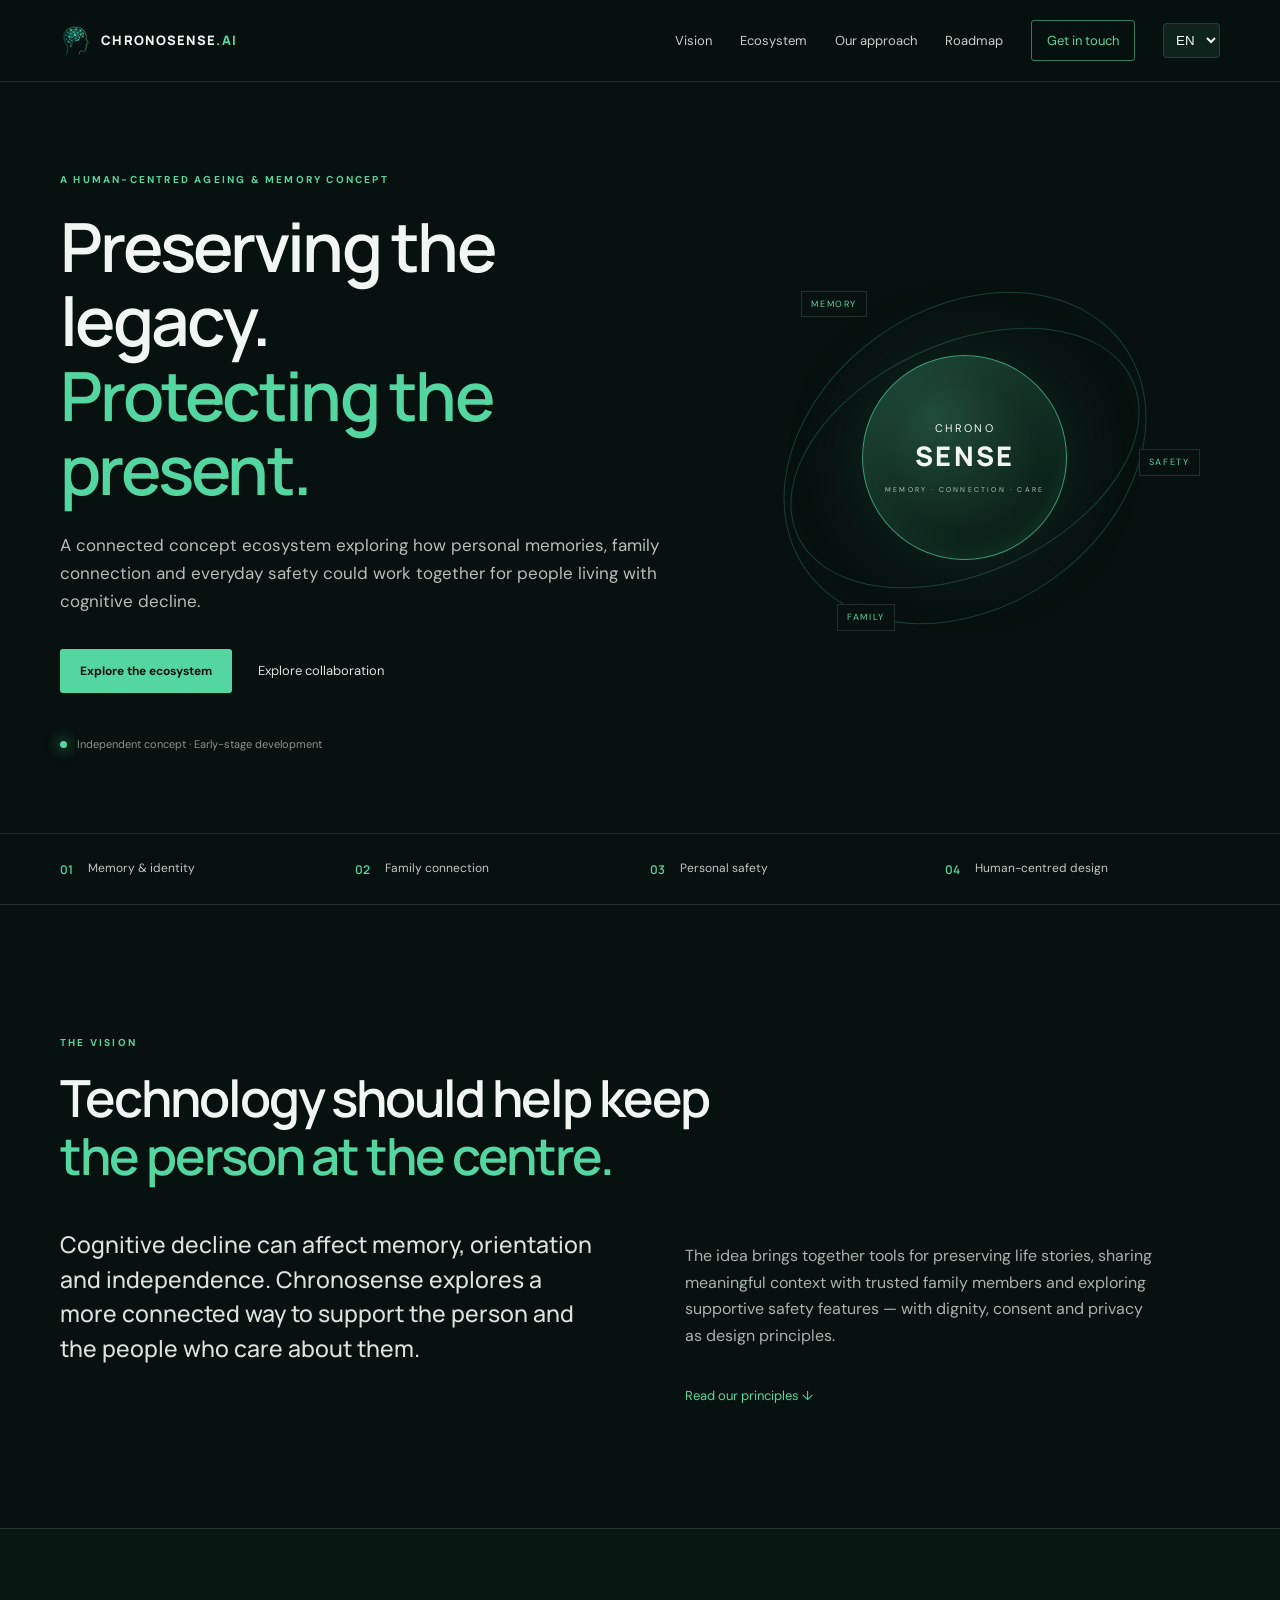
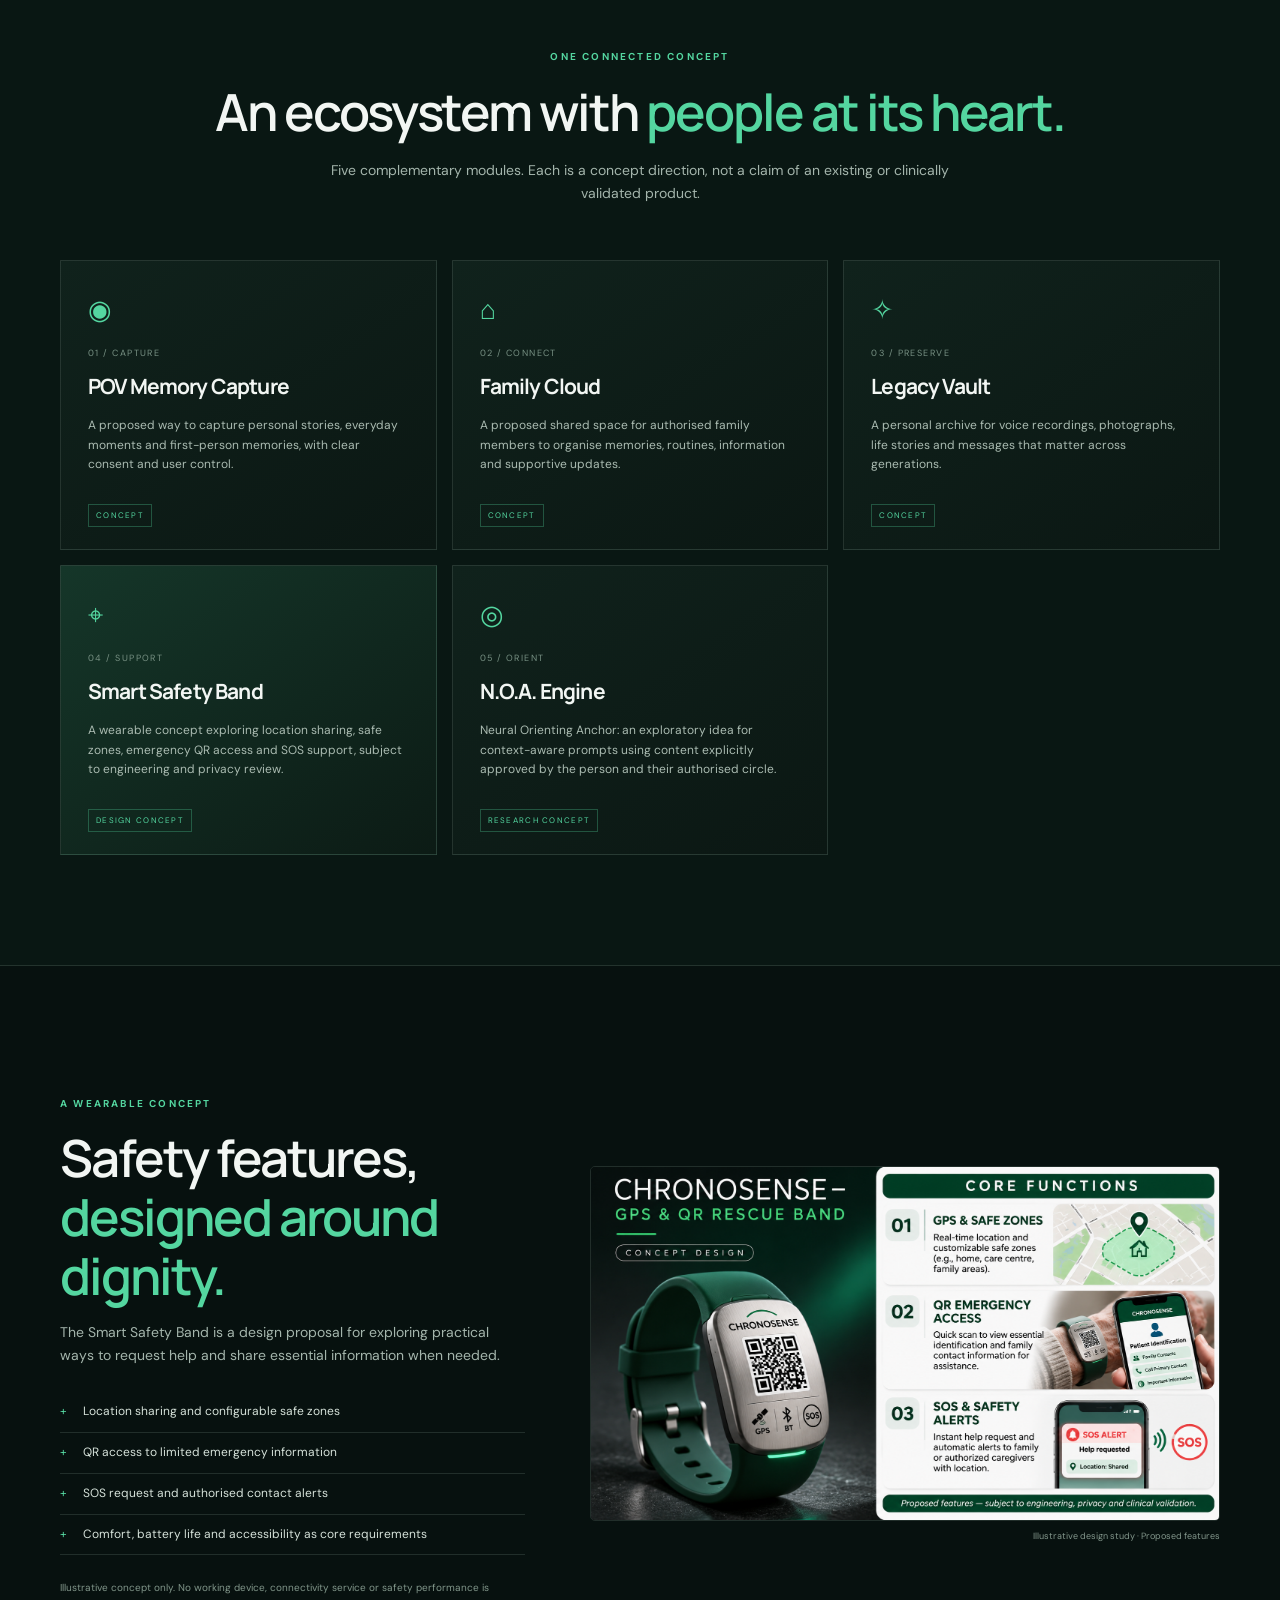
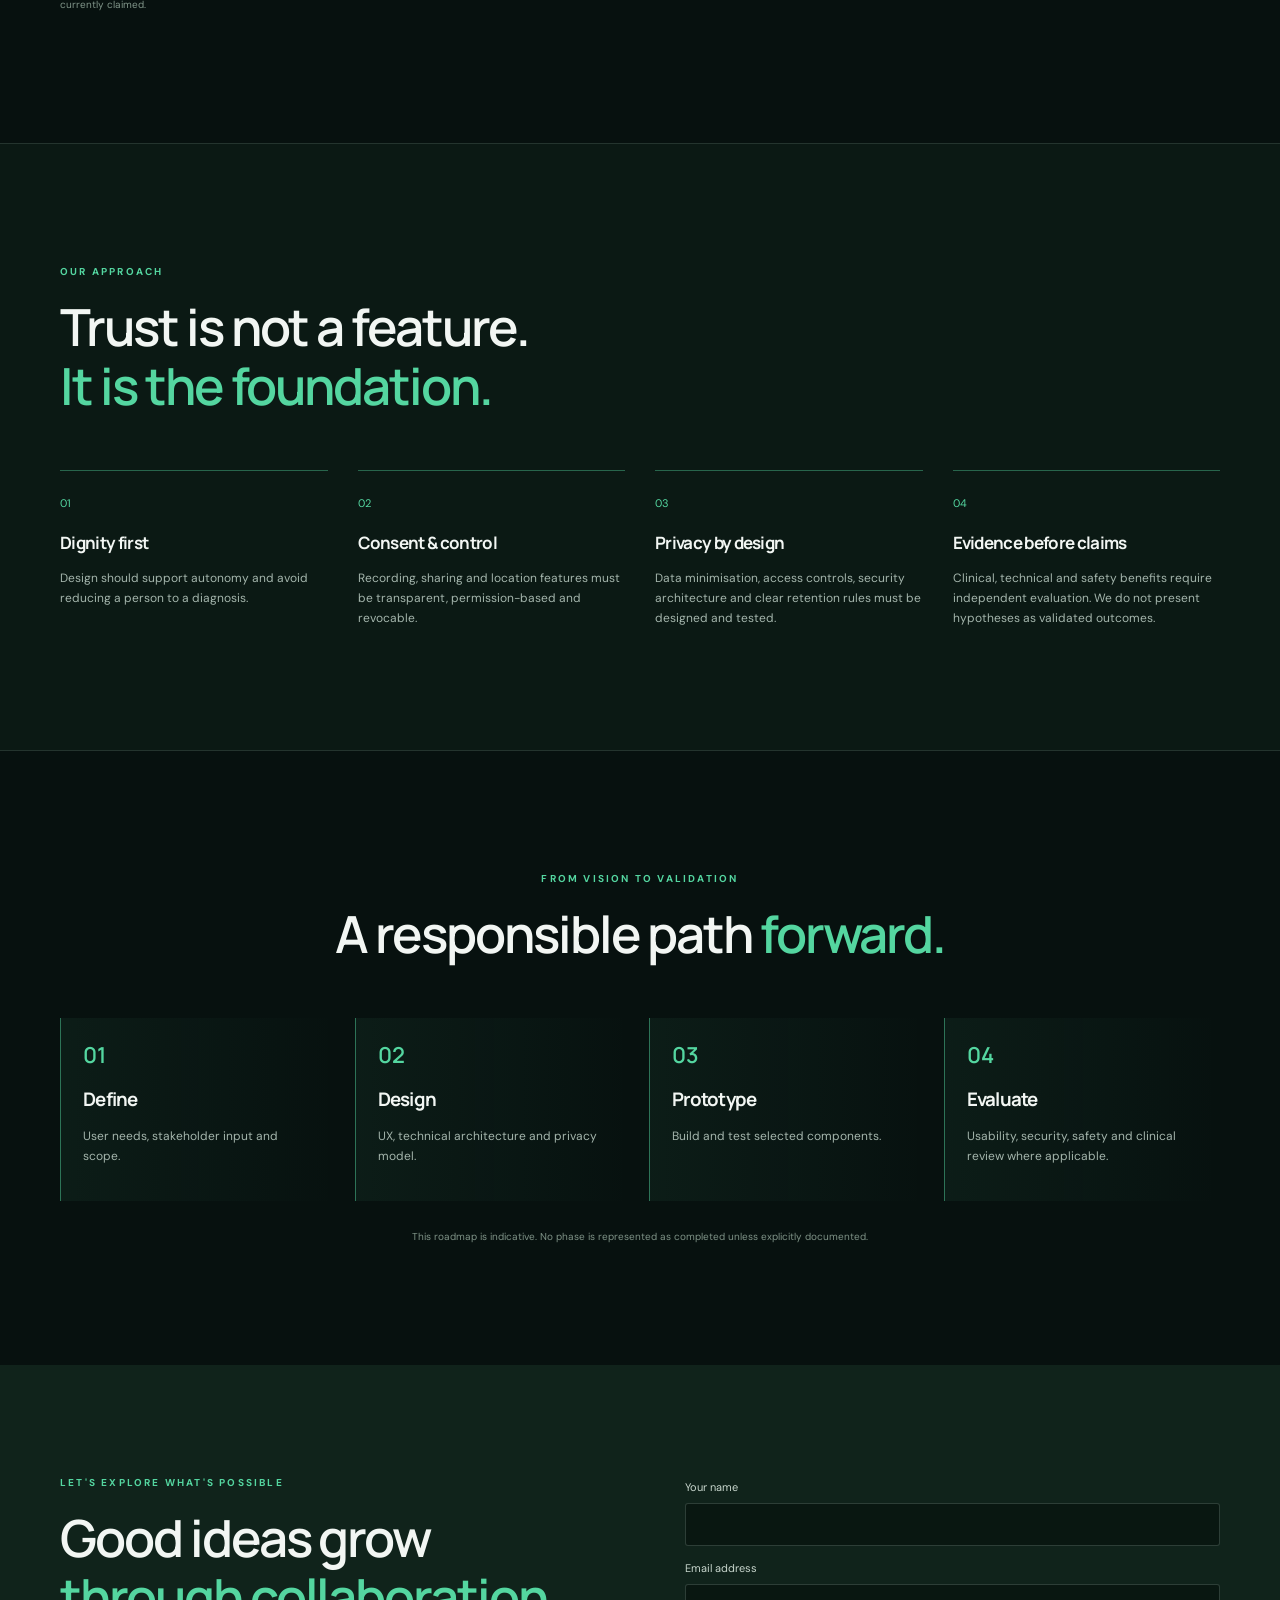
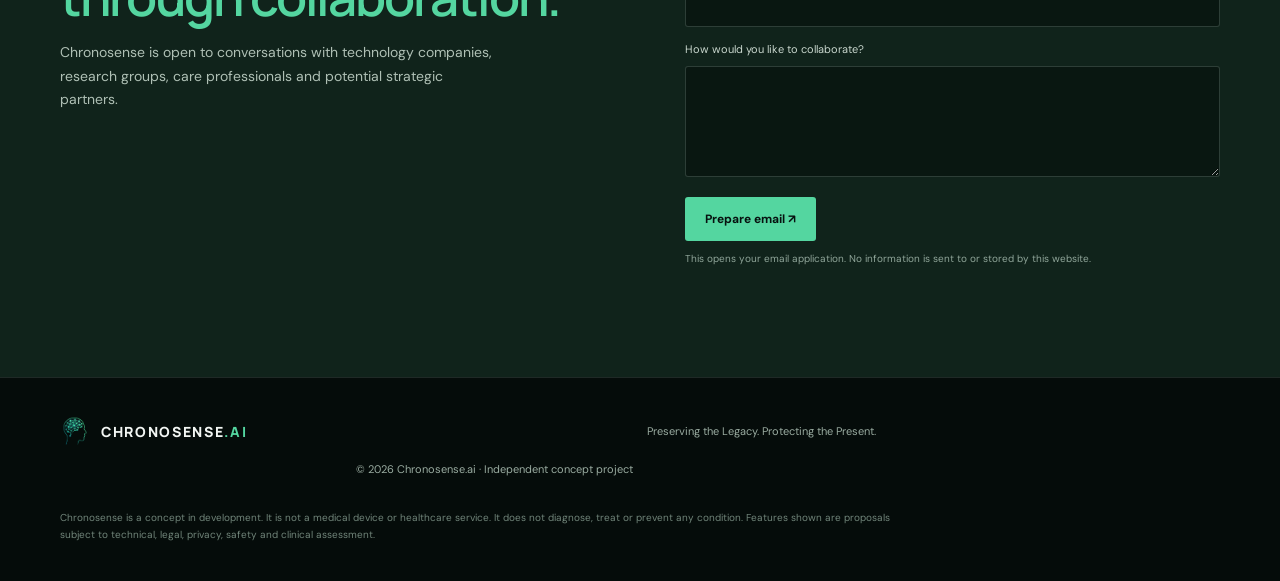
<file: index.html>
<!doctype html>
<html lang="en">
<head>
  <meta charset="utf-8"><meta name="viewport" content="width=device-width, initial-scale=1">
  <meta name="theme-color" content="#07110f">
  <meta name="description" content="Chronosense is a human-centred concept exploring memory preservation, family connection and personal safety for people living with cognitive decline.">
  <meta property="og:type" content="website"><meta property="og:title" content="Chronosense.ai — Preserving the Legacy. Protecting the Present."><meta property="og:description" content="A concept ecosystem for memory, connection and personal safety.">
  <title>Chronosense.ai — Preserving the Legacy. Protecting the Present.</title>
  <link rel="icon" href="data:image/svg+xml,%3Csvg xmlns='http://www.w3.org/2000/svg' viewBox='0 0 64 64'%3E%3Crect width='64' height='64' rx='16' fill='%2307110f'/%3E%3Cpath d='M45 17a22 22 0 1 0 0 30' fill='none' stroke='%234bd69a' stroke-width='6' stroke-linecap='round'/%3E%3C/svg%3E">
  <link rel="preconnect" href="https://fonts.googleapis.com"><link rel="preconnect" href="https://fonts.gstatic.com" crossorigin>
  <link href="https://fonts.googleapis.com/css2?family=DM+Sans:wght@400;500;600;700&family=Manrope:wght@400;500;600;700;800&display=swap" rel="stylesheet">
  <link rel="stylesheet" href="styles.css">
</head>
<body>
<header class="site-header"><a class="brand" href="#home" aria-label="Chronosense home"><img class="brand-logo" src="assets/chronosense-logo.png" alt=""><span>CHRONOSENSE<span class="brand-ai">.AI</span></span></a>
<button class="menu-toggle" aria-label="Open navigation" aria-expanded="false">☰</button>
<nav class="nav" aria-label="Main navigation"><a href="#vision" data-i18n="navVision">Vision</a><a href="#ecosystem" data-i18n="navEcosystem">Ecosystem</a><a href="#approach" data-i18n="navApproach">Our approach</a><a href="#roadmap" data-i18n="navRoadmap">Roadmap</a><a href="#contact" class="nav-cta" data-i18n="navContact">Get in touch</a><select id="language" aria-label="Language"><option value="en">EN</option><option value="es">ES</option><option value="de">DE</option></select></nav></header>
<main id="home">
<section class="hero section-wrap"><div class="hero-copy"><p class="eyebrow" data-i18n="eyebrow">A HUMAN-CENTRED AGEING & MEMORY CONCEPT</p><h1 data-i18n="heroTitle">Preserving the legacy.<br><em>Protecting the present.</em></h1><p class="hero-lead" data-i18n="heroLead">A connected concept ecosystem exploring how personal memories, family connection and everyday safety could work together for people living with cognitive decline.</p><div class="hero-actions"><a class="button primary" href="#ecosystem" data-i18n="explore">Explore the ecosystem <span>↗</span></a><a class="text-link" href="#contact" data-i18n="collaborate">Explore collaboration</a></div><div class="hero-note"><span class="pulse"></span><span data-i18n="conceptNote">Independent concept · Early-stage development</span></div></div><div class="hero-art" aria-label="Abstract illustration representing memory and connection"><div class="orbit orbit-one"></div><div class="orbit orbit-two"></div><div class="core"><span>CHRONO</span><strong>SENSE</strong><small>MEMORY · CONNECTION · CARE</small></div><div class="orbit-label label-one">MEMORY</div><div class="orbit-label label-two">SAFETY</div><div class="orbit-label label-three">FAMILY</div></div></section>
<section class="trust-strip"><div><strong>01</strong><span data-i18n="strip1">Memory & identity</span></div><div><strong>02</strong><span data-i18n="strip2">Family connection</span></div><div><strong>03</strong><span data-i18n="strip3">Personal safety</span></div><div><strong>04</strong><span data-i18n="strip4">Human-centred design</span></div></section>
<section class="section-wrap section" id="vision"><div class="section-heading"><p class="eyebrow" data-i18n="visionEyebrow">THE VISION</p><h2 data-i18n="visionTitle">Technology should help keep<br><em>the person at the centre.</em></h2></div><div class="vision-grid"><p class="large-copy" data-i18n="visionLead">Cognitive decline can affect memory, orientation and independence. Chronosense explores a more connected way to support the person and the people who care about them.</p><div class="vision-side"><p data-i18n="visionBody">The idea brings together tools for preserving life stories, sharing meaningful context with trusted family members and exploring supportive safety features — with dignity, consent and privacy as design principles.</p><a class="text-link" href="#approach" data-i18n="principles">Read our principles ↓</a></div></div></section>
<section class="section ecosystem-section" id="ecosystem"><div class="section-wrap"><div class="section-heading centered"><p class="eyebrow" data-i18n="ecoEyebrow">ONE CONNECTED CONCEPT</p><h2 data-i18n="ecoTitle">An ecosystem with <em>people at its heart.</em></h2><p class="section-intro" data-i18n="ecoIntro">Five complementary modules. Each is a concept direction, not a claim of an existing or clinically validated product.</p></div><div class="module-grid">
<article class="module-card"><div class="module-icon">◉</div><p class="module-number">01 / CAPTURE</p><h3>POV Memory Capture</h3><p data-i18n="povText">A proposed way to capture personal stories, everyday moments and first-person memories, with clear consent and user control.</p><span class="status">CONCEPT</span></article>
<article class="module-card"><div class="module-icon">⌂</div><p class="module-number">02 / CONNECT</p><h3>Family Cloud</h3><p data-i18n="cloudText">A proposed shared space for authorised family members to organise memories, routines, information and supportive updates.</p><span class="status">CONCEPT</span></article>
<article class="module-card"><div class="module-icon">✧</div><p class="module-number">03 / PRESERVE</p><h3>Legacy Vault</h3><p data-i18n="vaultText">A personal archive for voice recordings, photographs, life stories and messages that matter across generations.</p><span class="status">CONCEPT</span></article>
<article class="module-card featured-card"><div class="module-icon">⌖</div><p class="module-number">04 / SUPPORT</p><h3>Smart Safety Band</h3><p data-i18n="bandText">A wearable concept exploring location sharing, safe zones, emergency QR access and SOS support, subject to engineering and privacy review.</p><span class="status">DESIGN CONCEPT</span></article>
<article class="module-card"><div class="module-icon">◎</div><p class="module-number">05 / ORIENT</p><h3>N.O.A. Engine</h3><p data-i18n="noaText">Neural Orienting Anchor: an exploratory idea for context-aware prompts using content explicitly approved by the person and their authorised circle.</p><span class="status">RESEARCH CONCEPT</span></article>
</div></div></section>
<section class="section-wrap section band-feature"><div class="band-copy"><p class="eyebrow" data-i18n="bandEyebrow">A WEARABLE CONCEPT</p><h2 data-i18n="bandTitle">Safety features,<br><em>designed around dignity.</em></h2><p data-i18n="bandLead">The Smart Safety Band is a design proposal for exploring practical ways to request help and share essential information when needed.</p><ul class="feature-list"><li data-i18n="bandF1">Location sharing and configurable safe zones</li><li data-i18n="bandF2">QR access to limited emergency information</li><li data-i18n="bandF3">SOS request and authorised contact alerts</li><li data-i18n="bandF4">Comfort, battery life and accessibility as core requirements</li></ul><p class="fine-print" data-i18n="bandDisclaimer">Illustrative concept only. No working device, connectivity service or safety performance is currently claimed.</p></div><div class="band-image"><img src="assets/smart-safety-band-concept.png" alt="Illustrative concept infographic for a Chronosense GPS and QR safety band"><span class="image-caption" data-i18n="imageCaption">Illustrative design study · Proposed features</span></div></section>
<section class="section principles-section" id="approach"><div class="section-wrap"><div class="section-heading"><p class="eyebrow" data-i18n="approachEyebrow">OUR APPROACH</p><h2 data-i18n="approachTitle">Trust is not a feature.<br><em>It is the foundation.</em></h2></div><div class="principle-grid"><div><span>01</span><h3 data-i18n="pr1Title">Dignity first</h3><p data-i18n="pr1Text">Design should support autonomy and avoid reducing a person to a diagnosis.</p></div><div><span>02</span><h3 data-i18n="pr2Title">Consent & control</h3><p data-i18n="pr2Text">Recording, sharing and location features must be transparent, permission-based and revocable.</p></div><div><span>03</span><h3 data-i18n="pr3Title">Privacy by design</h3><p data-i18n="pr3Text">Data minimisation, access controls, security architecture and clear retention rules must be designed and tested.</p></div><div><span>04</span><h3 data-i18n="pr4Title">Evidence before claims</h3><p data-i18n="pr4Text">Clinical, technical and safety benefits require independent evaluation. We do not present hypotheses as validated outcomes.</p></div></div></div></section>
<section class="section-wrap section roadmap" id="roadmap"><div class="section-heading centered"><p class="eyebrow" data-i18n="roadEyebrow">FROM VISION TO VALIDATION</p><h2 data-i18n="roadTitle">A responsible path <em>forward.</em></h2></div><div class="road-steps"><div><b>01</b><h3 data-i18n="r1Title">Define</h3><p data-i18n="r1Text">User needs, stakeholder input and scope.</p></div><div><b>02</b><h3 data-i18n="r2Title">Design</h3><p data-i18n="r2Text">UX, technical architecture and privacy model.</p></div><div><b>03</b><h3 data-i18n="r3Title">Prototype</h3><p data-i18n="r3Text">Build and test selected components.</p></div><div><b>04</b><h3 data-i18n="r4Title">Evaluate</h3><p data-i18n="r4Text">Usability, security, safety and clinical review where applicable.</p></div></div><p class="road-note" data-i18n="roadNote">This roadmap is indicative. No phase is represented as completed unless explicitly documented.</p></section>
<section class="contact-section" id="contact"><div class="section-wrap contact-grid"><div><p class="eyebrow" data-i18n="contactEyebrow">LET'S EXPLORE WHAT'S POSSIBLE</p><h2 data-i18n="contactTitle">Good ideas grow<br><em>through collaboration.</em></h2><p data-i18n="contactLead">Chronosense is open to conversations with technology companies, research groups, care professionals and potential strategic partners.</p></div><form id="contact-form"><label for="name" data-i18n="nameLabel">Your name</label><input id="name" name="name" autocomplete="name" required maxlength="100"><label for="email" data-i18n="emailLabel">Email address</label><input id="email" name="email" type="email" autocomplete="email" required maxlength="160"><label for="message" data-i18n="messageLabel">How would you like to collaborate?</label><textarea id="message" name="message" rows="5" required maxlength="2000"></textarea><button class="button primary" type="submit" data-i18n="send">Prepare email ↗</button><p class="form-note" id="form-note" data-i18n="formNote">This opens your email application. No information is sent to or stored by this website.</p></form></div></section>
</main>
<footer class="footer"><div class="section-wrap footer-inner"><a class="brand" href="#home"><img class="brand-logo" src="assets/chronosense-logo.png" alt=""><span>CHRONOSENSE<span class="brand-ai">.AI</span></span></a><p data-i18n="footerLine">Preserving the Legacy. Protecting the Present.</p><p class="footer-small">© <span id="year"></span> Chronosense.ai · <span data-i18n="footerConcept">Independent concept project</span></p><p class="footer-disclaimer" data-i18n="footerDisclaimer">Chronosense is a concept in development. It is not a medical device or healthcare service. It does not diagnose, treat or prevent any condition. Features shown are proposals subject to technical, legal, privacy, safety and clinical assessment.</p></div></footer>
<script src="script.js"></script>
</body></html>
</file>
<file: styles.css>
:root{--bg:#07110f;--panel:#0c1a16;--panel2:#10221c;--text:#f2f6f3;--muted:#a4b5ac;--green:#54d6a0;--line:rgba(190,220,203,.14);--max:1160px}*{box-sizing:border-box}html{scroll-behavior:smooth;scroll-padding-top:90px}body{margin:0;background:var(--bg);color:var(--text);font-family:'DM Sans',sans-serif;line-height:1.65}h1,h2,h3,.brand{font-family:Manrope,sans-serif;letter-spacing:-.04em}a{color:inherit;text-decoration:none}.section-wrap{width:min(var(--max),calc(100% - 48px));margin:auto}.site-header{height:82px;display:flex;align-items:center;justify-content:space-between;padding:0 max(24px,calc((100% - var(--max))/2));border-bottom:1px solid var(--line);position:sticky;top:0;background:rgba(7,17,15,.9);backdrop-filter:blur(16px);z-index:20}.brand{display:flex;align-items:center;gap:11px;font-size:14px;font-weight:800;letter-spacing:.12em}.brand-logo{display:block;width:46px;height:46px;object-fit:contain;flex:0 0 46px}.brand-ai{color:var(--green)}.nav{display:flex;align-items:center;gap:28px;font-size:13px;color:#c5d1ca}.nav a:hover,.text-link:hover{color:var(--green)}.nav-cta{border:1px solid rgba(84,214,160,.55);padding:9px 15px;border-radius:3px;color:var(--green)}select{background:#10221c;color:var(--text);border:1px solid var(--line);padding:8px;border-radius:4px}.menu-toggle{display:none;background:none;color:white;border:0;font-size:24px}.hero{min-height:640px;display:grid;grid-template-columns:1.08fr .92fr;align-items:center;gap:50px;padding-top:80px;padding-bottom:80px}.eyebrow{font-size:10px;letter-spacing:.22em;font-weight:700;color:var(--green)}h1{font-size:clamp(42px,5.3vw,70px);line-height:1.1;margin:20px 0 24px;font-weight:600}h1 em,h2 em{color:var(--green);font-style:normal}.hero-lead{font-size:17px;color:#b2c0b8;max-width:620px}.hero-actions{display:flex;align-items:center;gap:26px;margin-top:34px}.button{display:inline-flex;align-items:center;justify-content:center;gap:18px;padding:14px 20px;border:0;border-radius:3px;font:700 12px 'DM Sans';cursor:pointer}.primary{background:var(--green);color:#07110f}.primary:hover{background:#7be4b7}.text-link{font-size:13px;color:#d7e3dc}.hero-note{margin-top:42px;color:#81968a;font-size:11px;display:flex;align-items:center;gap:10px}.pulse{width:7px;height:7px;background:var(--green);border-radius:50%;box-shadow:0 0 14px var(--green)}.hero-art{height:430px;position:relative;display:grid;place-items:center}.orbit{position:absolute;border:1px solid rgba(84,214,160,.23);border-radius:50%;transform:rotate(-25deg)}.orbit-one{width:370px;height:230px}.orbit-two{width:300px;height:390px;transform:rotate(55deg)}.core{width:205px;height:205px;border-radius:50%;display:flex;flex-direction:column;justify-content:center;align-items:center;background:radial-gradient(circle at 35% 30%,#214c3b,#0b2018 68%);border:1px solid rgba(84,214,160,.65);box-shadow:0 0 90px rgba(84,214,160,.12),inset 0 0 35px rgba(84,214,160,.12);letter-spacing:.2em;font-size:11px}.core strong{font:800 27px Manrope;letter-spacing:.08em}.core small{font-size:7px;color:#a5c5b4;margin-top:10px}.orbit-label{position:absolute;font-size:9px;letter-spacing:.18em;color:var(--green);background:var(--bg);padding:5px 9px;border:1px solid var(--line)}.label-one{top:48px;left:18%}.label-two{right:4%;top:48%}.label-three{bottom:42px;left:25%}.trust-strip{display:grid;grid-template-columns:repeat(4,1fr);border-block:1px solid var(--line);padding:25px max(24px,calc((100% - var(--max))/2));gap:20px}.trust-strip div{display:flex;align-items:center;gap:15px;color:#bdc9c1;font-size:12px}.trust-strip strong{color:var(--green);font:600 12px Manrope}.section{padding-top:120px;padding-bottom:120px}.section-heading h2,.band-copy h2,.contact-grid h2{font-size:clamp(34px,4vw,52px);line-height:1.15;font-weight:600;margin:16px 0}.vision-grid{display:grid;grid-template-columns:1fr 1fr;gap:90px;margin-top:42px}.large-copy{font:500 23px/1.5 Manrope;color:#d9e4dd;margin:0}.vision-side{color:var(--muted);max-width:470px}.vision-side .text-link{display:inline-block;margin-top:20px;color:var(--green)}.ecosystem-section{background:#091713;border-block:1px solid var(--line);padding:110px 0}.centered{text-align:center}.section-intro{color:var(--muted);max-width:620px;margin:18px auto 0;font-size:14px}.module-grid{display:grid;grid-template-columns:repeat(3,1fr);gap:15px;margin-top:55px}.module-card{background:linear-gradient(145deg,#10221c,#0b1713);border:1px solid var(--line);padding:27px;min-height:290px;position:relative}.module-card:hover{border-color:rgba(84,214,160,.55);transform:translateY(-3px);transition:.2s}.module-icon{font-size:27px;color:var(--green)}.module-number{font-size:9px;letter-spacing:.16em;color:#789184;margin:14px 0 8px}.module-card h3{font-size:21px;margin:0 0 12px}.module-card p:not(.module-number){font-size:12px;color:#aabbb1}.status{position:absolute;bottom:22px;left:27px;font-size:8px;letter-spacing:.16em;color:var(--green);border:1px solid rgba(84,214,160,.3);padding:4px 7px}.featured-card{background:linear-gradient(145deg,#153629,#0c1b15)}.band-feature{display:grid;grid-template-columns:.85fr 1.15fr;gap:65px;align-items:center;padding-top:120px;padding-bottom:120px}.band-copy>p:not(.eyebrow){color:var(--muted);font-size:14px}.feature-list{padding:0;list-style:none;margin:25px 0}.feature-list li{padding:10px 0 10px 23px;border-bottom:1px solid var(--line);font-size:12px;color:#d5e1d9;position:relative}.feature-list li:before{content:'+';position:absolute;left:0;color:var(--green)}.fine-print{font-size:10px!important;color:#81968a!important}.band-image{position:relative}.band-image img{display:block;width:100%;height:auto;border-radius:5px;border:1px solid var(--line)}.image-caption{display:block;text-align:right;font-size:9px;color:#82968b;margin-top:8px}.principles-section{background:#0b1914;border-block:1px solid var(--line);padding:110px 0}.principle-grid{display:grid;grid-template-columns:repeat(4,1fr);gap:30px;margin-top:55px}.principle-grid>div{border-top:1px solid rgba(84,214,160,.4);padding-top:18px}.principle-grid span{color:var(--green);font-size:11px}.principle-grid h3{font-size:17px;margin:14px 0 8px}.principle-grid p,.road-steps p{font-size:12px;color:var(--muted)}.roadmap{padding-top:110px;padding-bottom:110px}.road-steps{display:grid;grid-template-columns:repeat(4,1fr);gap:18px;margin-top:55px}.road-steps>div{padding:22px;border-left:1px solid rgba(84,214,160,.5);background:linear-gradient(90deg,rgba(84,214,160,.06),transparent)}.road-steps b{color:var(--green);font:600 22px Manrope}.road-steps h3{margin:13px 0 5px}.road-note{text-align:center;color:#7f9387;font-size:10px;margin-top:28px}.contact-section{background:#10231b;padding:100px 0}.contact-grid{display:grid;grid-template-columns:1fr 1fr;gap:90px;align-items:start}.contact-grid>div>p:not(.eyebrow){color:#afc0b5;max-width:440px;font-size:14px}.contact-grid form{display:flex;flex-direction:column}.contact-grid label{font-size:11px;color:#c8d6cd;margin:13px 0 7px}.contact-grid input,.contact-grid textarea{background:#091711;border:1px solid rgba(190,220,203,.2);padding:12px;color:white;border-radius:3px;font:13px 'DM Sans';resize:vertical}.contact-grid input:focus,.contact-grid textarea:focus{outline:1px solid var(--green)}.contact-grid button{margin-top:20px;align-self:flex-start}.form-note{font-size:10px;color:#90a69a}.footer{padding:38px 0;background:#050c0a;border-top:1px solid var(--line)}.footer-inner{display:grid;grid-template-columns:1fr 1fr;gap:14px;align-items:center}.footer-inner>p{margin:0;color:#9aaca1;font-size:11px}.footer-small{text-align:right}.footer-disclaimer{grid-column:1/-1;max-width:850px;font-size:10px!important;color:#71857a!important;margin-top:18px!important}
@media(max-width:800px){.site-header{height:70px}.menu-toggle{display:block}.nav{display:none;position:absolute;top:69px;left:0;right:0;background:#091510;padding:22px 24px;flex-direction:column;align-items:stretch;gap:18px;border-bottom:1px solid var(--line)}.nav.open{display:flex}.nav select{width:75px}.hero{grid-template-columns:1fr;padding-top:65px;gap:10px}.hero-art{height:340px}.orbit-one{width:300px;height:190px}.orbit-two{width:250px;height:320px}.core{width:165px;height:165px}.vision-grid,.band-feature,.contact-grid{grid-template-columns:1fr;gap:35px}.module-grid{grid-template-columns:repeat(2,1fr)}.principle-grid{grid-template-columns:repeat(2,1fr)}.trust-strip{grid-template-columns:repeat(2,1fr)}.road-steps{grid-template-columns:repeat(2,1fr)}.band-feature{padding-top:80px;padding-bottom:80px}.section{padding-top:85px;padding-bottom:85px}}
@media(max-width:520px){.section-wrap{width:calc(100% - 36px)}.hero{min-height:auto}.hero-actions{align-items:flex-start;flex-direction:column;gap:18px}.hero-art{height:300px}.module-grid,.principle-grid,.road-steps{grid-template-columns:1fr}.module-card{min-height:250px}.trust-strip{padding:20px 18px;gap:17px}.trust-strip div{font-size:10px}.section-heading h2,.band-copy h2,.contact-grid h2{font-size:34px}.large-copy{font-size:19px}.footer-inner{grid-template-columns:1fr}.footer-small{text-align:left}.footer-disclaimer{grid-column:auto}.contact-section{padding:75px 0}}
@media(prefers-reduced-motion:reduce){html{scroll-behavior:auto}*,*:before,*:after{transition:none!important}}


/* Chronosense header logo sizing fix — desktop and mobile */
.site-header {
  min-width: 0;
  gap: 16px;
}
.site-header .brand {
  display: inline-flex;
  align-items: center;
  flex: 0 1 auto;
  min-width: 0;
  max-width: calc(100% - 56px);
  gap: 9px;
  white-space: nowrap;
  line-height: 1;
  letter-spacing: .10em;
  font-size: 13px;
}
.site-header .brand-logo {
  display: block;
  width: 32px !important;
  height: 32px !important;
  min-width: 32px;
  max-width: 32px;
  min-height: 32px;
  max-height: 32px;
  flex: 0 0 32px;
  object-fit: contain;
  object-position: center;
}
.site-header .brand > span {
  display: inline-block;
  min-width: 0;
  font-size: 13px;
  line-height: 1.1;
  white-space: nowrap;
}
.footer .brand-logo {
  width: 30px !important;
  height: 30px !important;
  min-width: 30px;
  max-width: 30px;
  flex: 0 0 30px;
}
@media (max-width: 800px) {
  .site-header { height: 70px; padding-left: 18px; padding-right: 18px; }
  .site-header .brand { gap: 7px; font-size: 12px; max-width: calc(100% - 48px); }
  .site-header .brand-logo {
    width: 28px !important; height: 28px !important;
    min-width: 28px; max-width: 28px;
    min-height: 28px; max-height: 28px; flex-basis: 28px;
  }
  .site-header .brand > span { font-size: 11px; letter-spacing: .08em; }
}
@media (max-width: 380px) {
  .site-header { padding-left: 12px; padding-right: 12px; }
  .site-header .brand { gap: 6px; }
  .site-header .brand-logo {
    width: 25px !important; height: 25px !important;
    min-width: 25px; max-width: 25px;
    min-height: 25px; max-height: 25px; flex-basis: 25px;
  }
  .site-header .brand > span { font-size: 10px; letter-spacing: .06em; }
}
</file>
